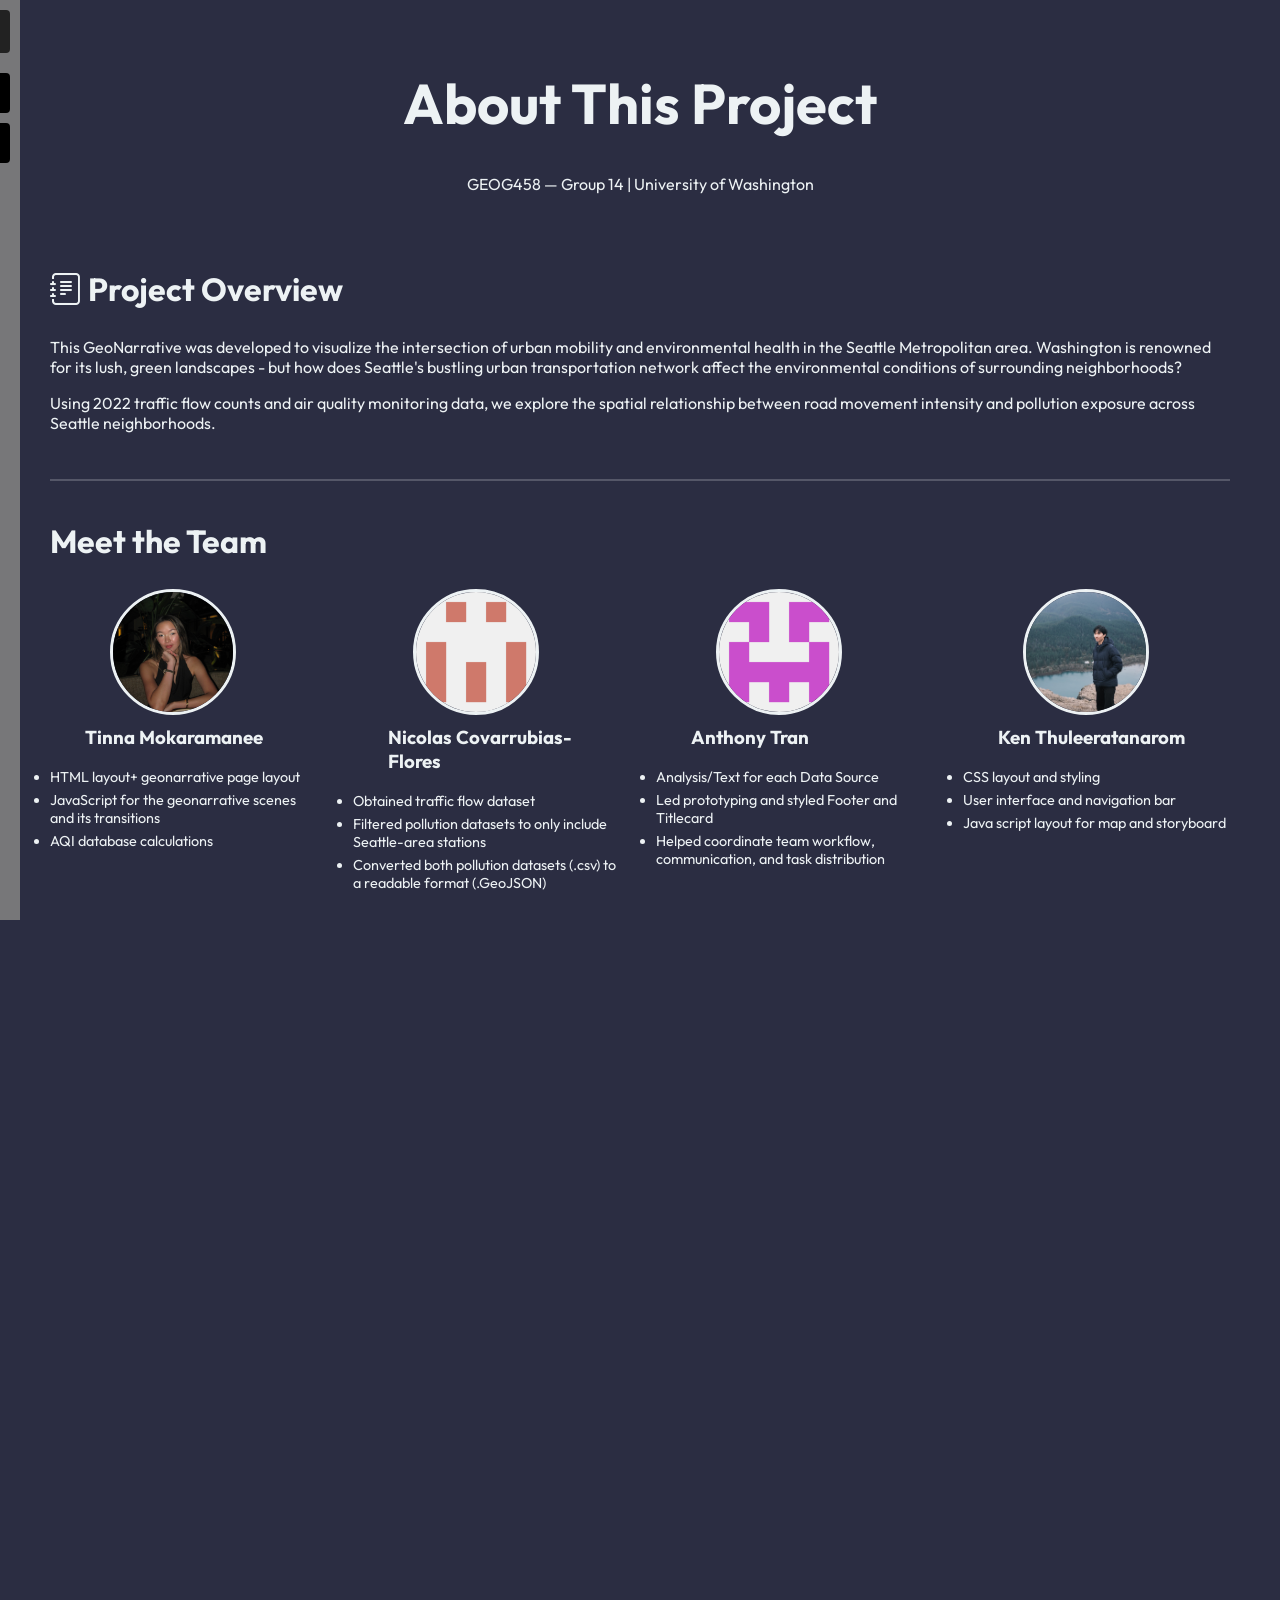
<file: about.html>
<!DOCTYPE html>
<html>
<head>
  <meta charset="utf-8" />
  <title>About — Seattle Traffic & Environmental Impact</title>
  <link rel="stylesheet" href="https://fonts.googleapis.com/css2?family=Outfit:wght@300;400;600;700&family=Space+Mono:wght@400;700&display=swap" />
  <link rel="stylesheet" href="https://cdn.jsdelivr.net/npm/bootstrap-icons@1.8.1/font/bootstrap-icons.css">
  <link rel="stylesheet" href="css/main.css">
</head>
<body>

  <div id="navbar" class="navbar">
    <button id="nav-toggle">Menu</button>
    <div class="nav-links">
      <a class="nav-btn navheader" href="index.html">Home</a>
      <a class="nav-btn navheader" href="about.html">About</a>
    </div>
  </div>

  <div id="about-page">

    <div class="about-hero">
      <h1>About This Project</h1>
      <p class="subtitle">GEOG458 — Group 14 | University of Washington</p>
    </div>

    <div class="about-container">

      <section class="about-section">
        <h2><i class="bi bi-journal-text"></i> Project Overview</h2>
        <p>This GeoNarrative was developed to visualize the intersection of urban mobility and environmental health in the Seattle Metropolitan area. Washington is renowned for its lush, green landscapes - but how does Seattle's bustling urban transportation network affect the environmental conditions of surrounding neighborhoods?</p>
        <p>Using 2022 traffic flow counts and air quality monitoring data, we explore the spatial relationship between road movement intensity and pollution exposure across Seattle neighborhoods.</p>
      </section>

        <!-- TEAM SECTION -->
        <section class="team about-section">
            <div class="container">
                <h2>Meet the Team</h2>

                <div class="team-container">

                    <!-- Member 1 -->
                    <div class="team-card">
                        <img src="img/tinnapic.jpeg" alt="Profile Photo">
                        <h3>Tinna Mokaramanee</h3>
                        <p><ul>
                            <li>HTML layout+ geonarrative page layout</li>
                            <li>JavaScript for the geonarrative scenes and its transitions</li>
                            <li>AQI database calculations </li>
                        </ul></p>
                    </div>

                    <!-- Member 2 -->
                    <div class="team-card">
                        <img src="img/nico.png" alt="Profile Photo">
                        <h3>Nicolas Covarrubias-Flores</h3>
                        <p><ul>
                            <li>Obtained traffic flow dataset</li>
                            <li>Filtered pollution datasets to only include Seattle-area stations</li>
                            <li>Converted both pollution datasets (.csv) to a readable format (.GeoJSON)</li>
                        </ul></p>
                    </div>

                    <!-- Member 3 -->
                    <div class="team-card">
                        <img src="img/kurovargasgithub.png" alt="Profile Photo">
                        <h3>Anthony Tran</h3>
                        <p><ul>
                            <li>Analysis/Text for each Data Source</li>
                            <li>Led prototyping and styled Footer and Titlecard</li>
                            <li>Helped coordinate team workflow, communication, and task distribution</li>
                        </ul></p>
                    </div>

                    <!-- Member 4 -->
                    <div class="team-card">
                        <img src="img/kenimg.jpg" alt="Profile Photo">
                        <h3>Ken Thuleeratanarom</h3>
                        <p><ul>
                            <li>CSS layout and styling</li>
                            <li>User interface and navigation bar</li>
                            <li>Java script layout for map and storyboard</li>
                        </ul></p>
                    </div>

                </div>
            </div>
        </section>


      <section class="about-section">
        <h2><i class="bi bi-database"></i> Data Sources</h2>
        <ul class="data-links">
          <li>
            <strong>Seattle Traffic Flow Counts</strong><br>
            <a href="https://data-seattlecitygis.opendata.arcgis.com/datasets/SeattleCityGIS::traffic-study-flow-counts/about" target="_blank">Historical Study Data</a> | 
            <a href="https://data-seattlecitygis.opendata.arcgis.com/datasets/SeattleCityGIS::2022-traffic-flow-counts/about" target="_blank">2022 Annual Report</a>
          </li>
          <li>
            <strong>Washington Air Quality Advisory</strong><br>
            <a href="https://airqualitymap.ecology.wa.gov" target="_blank">WA Department of Ecology Monitoring Network</a>
          </li>
        </ul>
      </section>

      <section class="about-section">
        <h2><i class="bi bi-tools"></i> Tools & Methods</h2>
        <ul>
          <li>Mapbox GL JS for interactive web mapping</li>
          <li>Scrollama for scroll-driven narrative</li>
          <li>Python for data processing and GeoJSON conversion</li>
          <li>Washington Ecology air monitoring network data (2022)</li>
          <li>Seattle Open Data Portal traffic counts (2022)</li>
        </ul>
      </section>

      <section class="about-section">
        <h2><i class="bi bi-exclamation-circle"></i> Limitations</h2>
        <p>This analysis is limited by the availability of air quality monitoring stations, which are not evenly distributed across Seattle. Traffic data is limited to Seattle city limits and does not capture regional commuter patterns from surrounding counties. Wind patterns and emission source types were not factored into this analysis.</p>
      </section>

    </div>

    <footer id="footer">
      <div class="footer-container">
        <p>GEOG458 — Group 14 | University of Washington</p>
        <a href="https://github.com/Kur0Vargas/GEOG458-Group-14-Project" target="_blank">
          <i class="bi bi-github"></i> GitHub Repo
        </a>
      </div>
    </footer>

  </div>
  <!-- script for navbar -->
  <script>
    const navbar = document.getElementById('navbar');
    const toggleBtn = document.getElementById('nav-toggle');
    const navButtons = document.querySelectorAll('.nav-btn');
    
    
    toggleBtn.addEventListener('click', () => {
      navbar.classList.toggle('show');
    });
    
    navButtons.forEach(btn => {
      btn.addEventListener('click', () => {
        navButtons.forEach(b => b.classList.remove('active'));
        btn.classList.add('active');
      });
    });</script>
</body>
</html>
</file>
<file: css/main.css>
:root {
    --emerald-green: #2D5F3F;
    --traffic-red: #E63946;
    --urban-gray: #2B2D42;
    --pollution-orange: #F77F00;
    --sky-blue: #06A8E8;
    --concrete: #8D99AE;
    --clean-white: #EDF2F4;
    --warning-yellow: #FCBF49;
    --data-purple: #9D4EDD;
}

/* Base Styles */
html,
body,
#map {
    width: 100%;
    height: 100%;
    margin: 0;
    padding: 0;
    font-family: 'Outfit', sans-serif;
    overflow-x: hidden;
}

body {
    background: var(--urban-gray);
    color: var(--clean-white);
}

/* Typography */
h1, h2, h3, h4, h5, h6 {
    font-weight: 700;
}

h1 {
    font-size: 3.5rem;
    line-height: 1.2;
}

h2 {
    font-size: 2rem;
    line-height: 1.3;
}

/* Storyboard */
#storyboard {
    position: -webkit-sticky;
    position: sticky;
    top: 0;
    width: 100%;
    height: 100vh;
}

#map {
    position: absolute;
    top: 0;
    bottom: 0;
    width: 100%;
    z-index: 1;
}

/* Legend Panel */

.legend {
  color: black;
  position: absolute;
  top: 20px;
  right: 20px;
  background: rgba(255, 255, 255, 0.9);
  padding: 12px 16px;
  border-radius: 8px;
  font-size: 0.85rem;
  z-index: 999;
}

.legend h4 {
  margin: 0 0 8px 0;
  font-size: 0.9rem;
}

.legend div {
  display: flex;
  align-items: center;
  gap: 8px;
  margin-bottom: 4px;
}

.legend span {
  display: inline-block;
  width: 30px;
  height: 4px;
  border-radius: 2px;
}


#traffic-legend {
  position: absolute;
  top: 20px;
  right: 20px;
}
.legend-circle {
  display: inline-block;
  width: 12px;
  height: 12px;
  border-radius: 50%;
  flex-shrink: 0;
  margin-right: 8px;
  vertical-align: middle;
}

#aqi-legend {
  display: flex;
  position: absolute;
  top: 150px;
  right: 20px;
}

#aqi-legend div span {
  display: inline-block;
  width: 12px;
  height: 12px;
  border-radius: 50% !important;
  flex-shrink: 0;
  margin-right: 8px;
  vertical-align: middle;
}




/* Cover Page */
#cover {
    width: 100%;
    height: 100vh;
    background: linear-gradient(135deg, var(--urban-gray) 0%, var(--emerald-green) 100%);
    position: relative;
    display: flex;
    align-items: center;
    justify-content: center;
    overflow: hidden;
}

/* Animated traffic overlay */
.traffic-overlay {
    position: absolute;
    top: 0;
    left: 0;
    width: 100%;
    height: 100%;
    background: 
        linear-gradient(90deg, transparent 0%, rgba(230, 57, 70, 0.1) 50%, transparent 100%);
    background-size: 200% 100%;
    animation: trafficFlow 8s linear infinite;
    pointer-events: none;
}

@keyframes trafficFlow {
    0% { background-position: -200% 0; }
    100% { background-position: 200% 0; }
}

#intro {
    position: relative;
    max-width: 900px;
    padding: 3rem;
    border-radius: 12px;
    background: rgba(43, 45, 66, 0.85);
    backdrop-filter: blur(15px);
    border: 3px solid var(--emerald-green);
    box-shadow: 
        0 0 50px rgba(45, 95, 63, 0.4),
        inset 0 0 30px rgba(45, 95, 63, 0.1);
    animation: fadeSlideIn 1.5s ease-out;
    z-index: 2;
}

@keyframes fadeSlideIn {
    from {
        opacity: 0;
        transform: translateY(40px);
    }
    to {
        opacity: 1;
        transform: translateY(0);
    }
}

.subtitle-badge {
    display: inline-block;
    background: var(--emerald-green);
    color: var(--clean-white);
    padding: 0.5rem 1.5rem;
    border-radius: 20px;
    font-size: 0.85rem;
    font-weight: 600;
    letter-spacing: 1px;
    text-transform: uppercase;
    margin-bottom: 1.5rem;
}

#intro h1 {
    color: var(--clean-white);
    margin-bottom: 1rem;
    text-shadow: 2px 2px 4px rgba(0, 0, 0, 0.5);
}

#intro h1 i {
    color: var(--emerald-green);
    margin-right: 1rem;
    font-size: 3rem;
}

#intro h5 {
    color: var(--sky-blue);
    font-size: 1.5rem;
    margin-bottom: 1.5rem;
    font-weight: 400;
}

#intro p {
    font-size: 1.15rem;
    line-height: 1.8;
    margin-bottom: 2rem;
    color: var(--clean-white);
}

/* Intro Stats */
.intro-stats {
    display: grid;
    grid-template-columns: repeat(3, 1fr);
    gap: 2rem;
    margin: 2rem 0;
    padding: 2rem 0;
    border-top: 2px solid rgba(45, 95, 63, 0.5);
    border-bottom: 2px solid rgba(45, 95, 63, 0.5);
}

.stat-item {
    text-align: center;
}

.stat-item i {
    font-size: 2.5rem;
    color: var(--sky-blue);
    display: block;
    margin-bottom: 0.5rem;
}

.stat-number {
    display: block;
    font-size: 1.5rem;
    font-weight: 700;
    color: var(--clean-white);
    font-family: 'Space Mono', monospace;
}

.stat-label {
    display: block;
    font-size: 0.9rem;
    color: var(--concrete);
    text-transform: uppercase;
    letter-spacing: 1px;
}

/* Scroll Indicator */
.scroll-indicator {
    text-align: center;
    margin-top: 2rem;
    animation: bounce 2s infinite;
}

.scroll-indicator i {
    font-size: 2rem;
    color: var(--emerald-green);
    display: block;
}

.scroll-indicator span {
    font-size: 0.9rem;
    color: var(--concrete);
    text-transform: uppercase;
    letter-spacing: 1px;
}

@keyframes bounce {
    0%, 100% { transform: translateY(0); }
    50% { transform: translateY(10px); }
}

#intro .footnote {
    text-align: center;
    padding-top: 1.5rem;
    margin-top: 2rem;
    border-top: 1px solid rgba(45, 95, 63, 0.5);
}

#intro .footnote span {
    color: var(--concrete);
    font-size: 0.85rem;
}
.footnote a {
    color: #1e90ff;
    text-decoration: none;
  }
  
  .footnote a:hover {
    color: #ff4500;
    text-decoration: none;
  }

/* GeoNarrative Section */
#geonarrative {
    position: relative;
}

/* Scene Styles */
.scene {
    position: relative;
    max-width: 550px;
    margin: 0 auto 0 4rem;
    padding: 2.5rem;
    background: linear-gradient(135deg, rgba(43, 45, 66, 0.95) 0%, rgba(45, 95, 63, 0.85) 100%);
    backdrop-filter: blur(10px);
    border-left: 5px solid var(--emerald-green);
    border-radius: 0 12px 12px 0;
    box-shadow: -8px 8px 30px rgba(0, 0, 0, 0.6);
    transition: all 0.3s ease;
    z-index: 5;
}

.scene:hover {
    box-shadow: -12px 12px 40px rgba(45, 95, 63, 0.4);
    border-left-width: 7px;
    transform: translateX(5px);
}

.scene:first-child {
    margin-top: -35%;
}

.scene:last-child {
    margin-bottom: 0vh;
}

/* For the image at the bottom fill */
.final-hero-break {
    width: 100%;
    height: 100vh; 
    overflow: hidden;
    position: relative;
    display: block;
    margin: 0;
    padding: 0;
}

.final-hero-break img {
    width: 100%;
    height: 100%;
    object-fit: cover; 
    object-position: center; 
    
    display: block;
    border: none;
}

.scene h2 {
    color: var(--clean-white);
    margin-bottom: 1.5rem;
    padding-bottom: 0.75rem;
    border-bottom: 3px solid var(--sky-blue);
}

.scene h2 i {
    margin-right: 0.75rem;
    color: var(--sky-blue);
}

.scene p {
    color: var(--clean-white);
    font-size: 1.1rem;
    line-height: 1.8;
    margin-bottom: 1.25rem;
}

.scene ul {
    color: var(--clean-white);
    line-height: 1.8;
}

.scene ul li {
    margin-bottom: 0.5rem;
}

/* Special Components */
.mapboxgl-popup-content {
  color: black;
}

.data-callout {
    display: flex;
    align-items: flex-start;
    gap: 1rem;
    background: rgba(6, 168, 232, 0.15);
    border-left: 4px solid var(--sky-blue);
    padding: 1.5rem;
    border-radius: 8px;
    margin: 1.5rem 0;
}

.data-callout i {
    font-size: 2rem;
    color: var(--sky-blue);
    flex-shrink: 0;
}

.data-callout strong {
    color: var(--sky-blue);
    display: block;
    margin-bottom: 0.5rem;
}

.data-callout p {
    margin: 0;
    font-size: 1rem;
}

/* Visualization Links */
.viz-link {
    background: linear-gradient(135deg, var(--data-purple) 0%, var(--sky-blue) 100%);
    padding: 1.5rem;
    border-radius: 8px;
    margin: 1.5rem 0;
    text-align: center;
}

.viz-link a {
    color: var(--clean-white);
    text-decoration: none;
    font-weight: 600;
    font-size: 1.1rem;
    display: flex;
    align-items: center;
    justify-content: center;
    gap: 0.5rem;
    transition: all 0.3s ease;
}

.viz-link a:hover {
    transform: scale(1.05);
    text-shadow: 0 0 10px rgba(255, 255, 255, 0.5);
}

/* Key Findings Box */
.key-findings {
    background: rgba(247, 127, 0, 0.15);
    border: 2px solid var(--pollution-orange);
    border-radius: 8px;
    padding: 1.5rem;
    margin: 1.5rem 0;
}

.key-findings h4 {
    color: var(--pollution-orange);
    margin-bottom: 1rem;
}

.key-findings ul {
    margin: 0;
    padding-left: 1.5rem;
}

/* Impact Grid */
.impact-grid {
    display: grid;
    grid-template-columns: 1fr;
    gap: 1rem;
    margin: 1.5rem 0;
}

.impact-item {
    display: flex;
    align-items: center;
    gap: 1rem;
    background: rgba(230, 57, 70, 0.15);
    border-left: 3px solid var(--traffic-red);
    padding: 1rem;
    border-radius: 4px;
}

.impact-item i {
    font-size: 1.5rem;
    color: var(--traffic-red);
}

/* Neighborhood Stats */
.neighborhood-stats {
    display: grid;
    grid-template-columns: 1fr;
    gap: 1.5rem;
    margin: 1.5rem 0;
}

.stat-card {
    background: rgba(141, 153, 174, 0.2);
    border: 2px solid var(--concrete);
    border-radius: 8px;
    padding: 1.5rem;
    text-align: center;
    transition: all 0.3s ease;
}

.stat-card:hover {
    transform: translateY(-5px);
    box-shadow: 0 10px 20px rgba(0, 0, 0, 0.3);
}

.stat-card h4 {
    color: var(--clean-white);
    margin-bottom: 1rem;
}

.stat-value {
    display: inline-block;
    padding: 0.5rem 1.5rem;
    border-radius: 20px;
    font-weight: 700;
    font-size: 1.1rem;
    margin-bottom: 0.5rem;
}

.stat-value.high {
    background: var(--traffic-red);
    color: white;
}

.stat-value.medium {
    background: var(--pollution-orange);
    color: white;
}

.stat-value.low {
    background: var(--emerald-green);
    color: white;
}

.stat-card p {
    font-size: 0.95rem;
    margin: 0;
    color: var(--concrete);
}

/* Insight Box */
.insight-box {
    background: linear-gradient(135deg, rgba(252, 191, 73, 0.2) 0%, rgba(247, 127, 0, 0.2) 100%);
    border: 2px solid var(--warning-yellow);
    border-radius: 8px;
    padding: 1.5rem;
    margin: 1.5rem 0;
}

.insight-box h4 {
    color: var(--warning-yellow);
    margin-bottom: 1rem;
}

.insight-box h4 i {
    margin-right: 0.5rem;
}

/* Methodology Steps */
.methodology-steps {
    margin: 1.5rem 0;
}

.method-step {
    display: flex;
    align-items: flex-start;
    gap: 1.5rem;
    margin-bottom: 1.5rem;
    padding-bottom: 1.5rem;
    border-bottom: 1px solid rgba(141, 153, 174, 0.3);
}

.method-step:last-child {
    border-bottom: none;
}

.step-number {
    width: 50px;
    height: 50px;
    background: var(--emerald-green);
    color: white;
    border-radius: 50%;
    display: flex;
    align-items: center;
    justify-content: center;
    font-size: 1.5rem;
    font-weight: 700;
    flex-shrink: 0;
    font-family: 'Space Mono', monospace;
}

.step-content h4 {
    color: var(--sky-blue);
    margin-bottom: 0.5rem;
}

.step-content p {
    margin: 0;
    font-size: 1rem;
}

/* Policy Recommendations */
.policy-recommendations {
    display: grid;
    grid-template-columns: 1fr;
    gap: 1.5rem;
    margin: 1.5rem 0;
}

.policy-item {
    background: rgba(157, 78, 221, 0.15);
    border-left: 4px solid var(--data-purple);
    padding: 1.5rem;
    border-radius: 8px;
    transition: all 0.3s ease;
}

.policy-item:hover {
    background: rgba(157, 78, 221, 0.25);
    transform: translateX(5px);
}

.policy-item i {
    font-size: 2rem;
    color: var(--data-purple);
    margin-bottom: 0.5rem;
}

.policy-item h4 {
    color: var(--clean-white);
    margin: 0.5rem 0;
}

.policy-item p {
    margin: 0;
    font-size: 0.95rem;
}

/* Future List */
.future-list {
    background: rgba(6, 168, 232, 0.1);
    border: 2px solid var(--sky-blue);
    border-radius: 8px;
    padding: 1.5rem 1.5rem 1.5rem 3rem;
    margin: 1.5rem 0;
}

.future-list li {
    margin-bottom: 0.75rem;
    color: var(--clean-white);
}

/* CTA Box */
.cta-box {
    background: linear-gradient(135deg, rgba(45, 95, 63, 0.3) 0%, rgba(6, 168, 232, 0.3) 100%);
    border: 3px solid var(--emerald-green);
    border-radius: 12px;
    padding: 2rem;
    text-align: center;
    margin: 2rem 0;
}

.cta-box h4 {
    color: var(--emerald-green);
    margin-bottom: 1rem;
}

.cta-buttons {
    display: flex;
    flex-direction: column;
    gap: 1rem;
    margin-top: 1.5rem;
}

.btn-primary {
    background: var(--emerald-green);
    color: white;
    padding: 1rem 2rem;
    border-radius: 8px;
    text-decoration: none;
    font-weight: 600;
    transition: all 0.3s ease;
    display: block;
}

.btn-primary:hover {
    background: var(--sky-blue);
    transform: scale(1.05);
    box-shadow: 0 5px 15px rgba(6, 168, 232, 0.4);
}

/* Footer */

#footer {
    width: 100%;
    min-height: 40vh;
    background: linear-gradient(180deg, rgba(43, 45, 66, 0.98) 0%, rgba(45, 95, 63, 0.95) 100%);
    color: var(--clean-white);
    padding: 3rem 0 2rem;
    border-top: 4px solid var(--emerald-green);
    display: flex;
    justify-content: flex-start;
    padding-left: 55px;
}

#footer h5 {
    color: var(--emerald-green);
    margin-bottom: 1.5rem;
    font-size: 1.2rem;
    border-bottom: 2px solid var(--sky-blue);
    padding-bottom: 0.5rem;
}

#footer h5 i {
    margin-right: 0.5rem;
    color: var(--sky-blue);
}

#footer p,
#footer li {
    color: var(--clean-white);
    line-height: 1.8;
}

#footer ul li {
    margin-bottom: 0.5rem;
}

#footer a {
    color: var(--sky-blue);
    text-decoration: none;
    transition: all 0.3s ease;
}

#footer a:hover {
    color: var(--emerald-green);
    text-decoration: underline;
}

#footer hr {
    border-color: rgba(45, 95, 63, 0.5);
    margin: 2rem 0;
}

/* about section */
.about-hero {
    max-width: 900px;     
    margin: 0 auto;        
    padding: 2rem 20px;    
    text-align: center;     
}

.team-card li {
    font-size: 0.9rem;
    margin-bottom: 5px;
    text-align: left;
}
.team-card img {
    display: block;
    width: 120px;
    height: 120px;
    object-fit: cover;
    border-radius: 50%;
    border: 3px solid var(--clean-white);
    margin: 0 60px;
}
.team-container {
    display: grid;
    grid-template-columns: repeat(auto-fit, minmax(200px, 1fr));
    gap: 2rem;
    justify-items: center;
}


.team-card h3 {
    margin-top: 10px;
    margin-left: 35px;
}

.team-card ul {
    padding-left: 0;
    list-style: disc;
    margin-top: 10px;
}


.about-section {
    border-bottom: 2px solid rgba(255, 255, 255, 0.2);
    padding-bottom: 30px;
    margin-bottom: 40px;
}
.about-section:last-child {
    border-bottom: none;
}
.about-container {
    margin:0 50px;
}

.about-section .data-links a {
    color: #06A8E8;
    transition: color 0.3s ease;
}

.about-section .data-links a:hover {
    color: #F77F00;   
}

/* navbar */
.navbar {
    position: fixed;
    left: 0;
    top: 0;
    width: 250px;
    height: 100%;
    background-color: rgba(128, 128, 128, 0.9);
    color: white;
    transform: translateX(-250px); /* hidden by default */
    transition: transform 0.3s ease; /* smooth slide */
    display: flex;
    flex-direction: column;
    padding: 10px;
    z-index: 1000;
  }
  
  .navbar:hover {
    transform: translateX(0);
  }
  
  /* Navbar toggle button */
  #nav-toggle {
    background: #222;
    color: white;
    border: none;
    padding: 10px;
    cursor: pointer;
    margin-bottom: 20px;
    font-size: 20px;
    border-radius: 4px;
  }
  .nav-links {
    display: flex;
    flex-direction: column;
    gap: 10px;
  }
  .nav-btn {
    background: #333;
    color: white;
    border-radius: 4px;
    border: none;
    padding: 10px;
    cursor: pointer;
    transition: background 0.2s ease;
  }
  .navbar .nav-links a.nav-btn.navheader {
    background: black;
    font-weight: bold;
}

  .nav-btn:hover {
    background: #555;
  }
  
  .nav-btn.active {
    background: #f77f00;
    color: #111;
  }
  .navbar .nav-links a.nav-btn {
    display: inline-block;
    border-radius: 4px;
    text-align: center;
    color: white;
    text-decoration: none; 
    font-family: inherit;     
    font-weight: 600;        
    cursor: pointer;
  }

/* Responsive Design */
@media (max-width: 768px) {
    #intro {
        padding: 2rem;
        margin: 1rem;
    }
    
    #intro h1 {
        font-size: 2.5rem;
    }
    
    .intro-stats {
        grid-template-columns: 1fr;
        gap: 1rem;
    }
    
    .scene {
        margin: 0 1rem !important;
        max-width: calc(100% - 2rem);
        padding: 2rem 1.5rem;
    }
    
    .scene h2 {
        font-size: 1.5rem;
    }
    
    .cta-buttons {
        flex-direction: column;
    }
    #navbar {
        flex-direction: column;
        gap: 1rem;
        padding: 1rem;
    }
    
}
</file>
